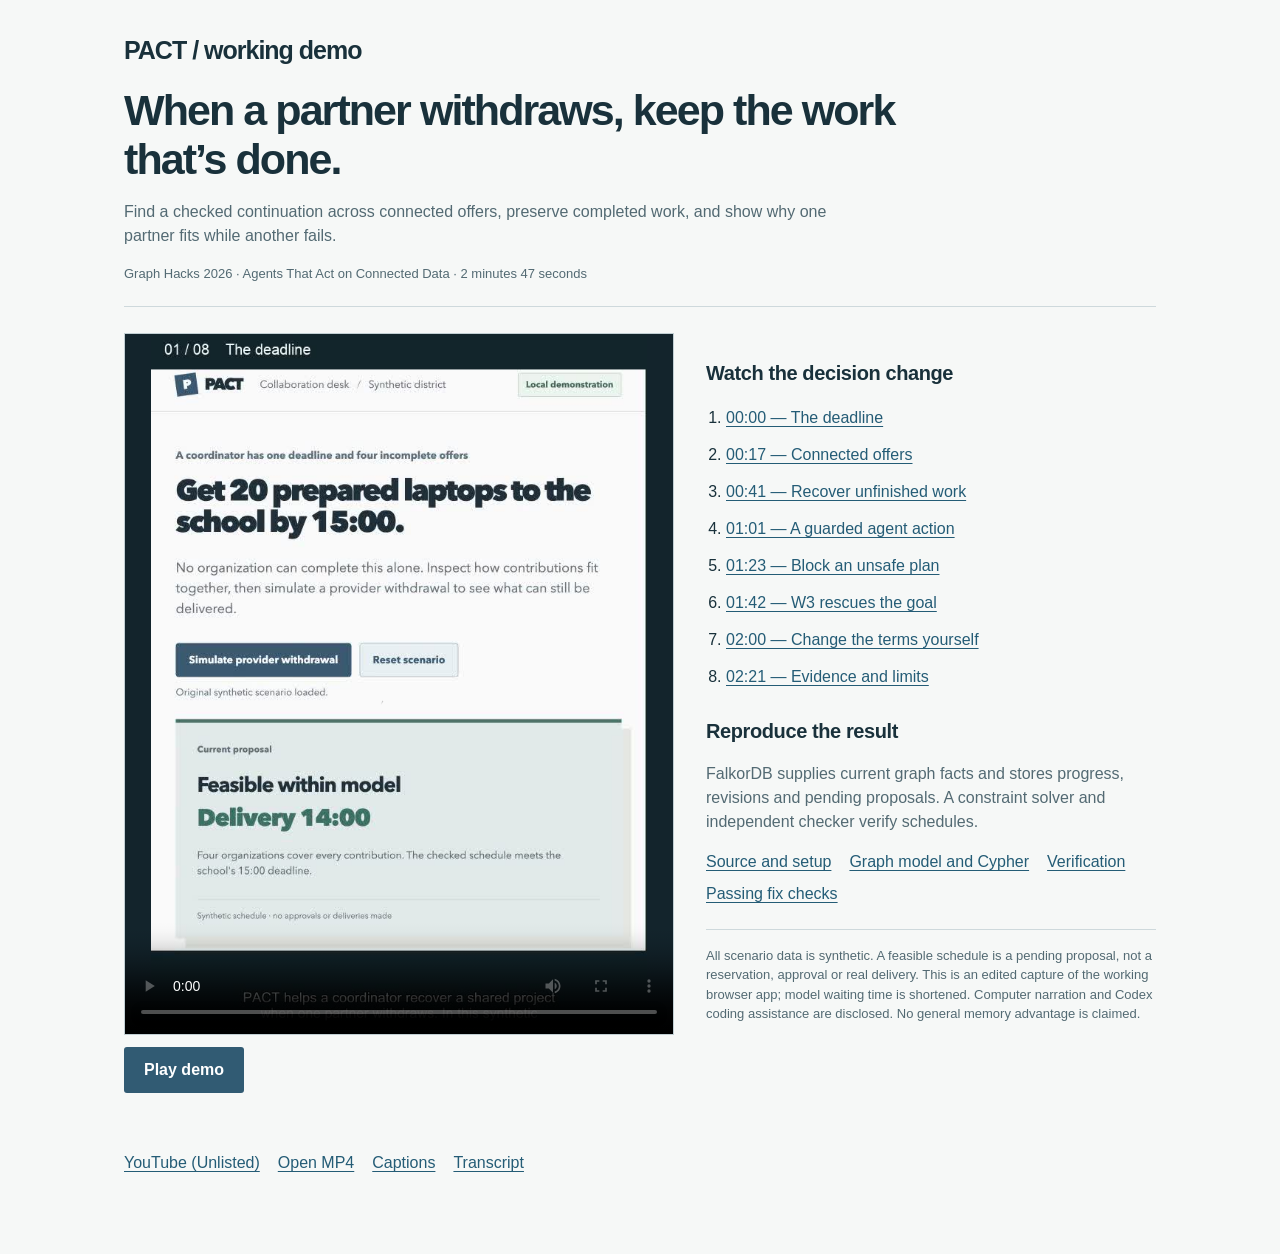
<file: docs/index.html>
<!doctype html>
<html lang="en">
<head>
  <meta charset="utf-8">
  <meta name="viewport" content="width=device-width, initial-scale=1">
  <meta name="description" content="Watch PACT recover a shared laptop project from a provider withdrawal using live FalkorDB facts and checked pending proposals.">
  <title>PACT — working browser demo</title>
  <style>
    :root{font-family:"Avenir Next",Avenir,"Segoe UI",sans-serif;color:#19313b;background:#f6f8f7;line-height:1.5}
    *{box-sizing:border-box}body{margin:0}main{max-width:1080px;margin:auto;padding:32px 24px 56px}
    header{border-bottom:1px solid #ced9dc;padding-bottom:22px;margin-bottom:26px}.brand{font-weight:800;letter-spacing:-.04em;font-size:25px}
    h1{font-size:clamp(29px,4vw,43px);line-height:1.15;letter-spacing:-.045em;max-width:810px;margin:16px 0}
    h2{font-size:20px;letter-spacing:-.02em;margin:25px 0 8px}p{max-width:710px;color:#536a73}.meta{font-size:13px;color:#536a73}
    .layout{display:grid;grid-template-columns:minmax(0,1.1fr) minmax(250px,.9fr);gap:32px;align-items:start}
    video{display:block;width:100%;max-height:78vh;background:#13242c;border:1px solid #c1cfd3}
    button{font:inherit;cursor:pointer}button:focus-visible,a:focus-visible{outline:3px solid #be812f;outline-offset:3px}
    #play{padding:11px 20px;background:#315b73;color:white;border:0;border-radius:3px;margin:12px 0;font-weight:700;min-height:44px}
    a{color:#245c76;text-underline-offset:3px}.links{display:flex;flex-wrap:wrap;gap:8px 18px;margin:12px 0 23px}
    ol{padding-left:20px}li{margin:9px 0}.chapter{padding:2px 0;background:transparent;border:0;color:#245c76;text-align:left;text-decoration:underline;text-underline-offset:3px}
    #playback-status{font-size:13px;min-height:20px}.note{border-top:1px solid #ced9dc;padding-top:16px;font-size:13px}
    @media(max-width:720px){.layout{grid-template-columns:1fr;gap:16px}main{padding:24px 18px}video{max-height:82vh}}
  </style>
</head>
<body>
  <main>
    <header>
      <div class="brand">PACT / working demo</div>
      <h1>When a partner withdraws, keep the work that’s done.</h1>
      <p>Find a checked continuation across connected offers, preserve completed work, and show why one partner fits while another fails.</p>
      <div class="meta">Graph Hacks 2026 · Agents That Act on Connected Data · 2 minutes 47 seconds</div>
    </header>
    <div class="layout">
      <section aria-label="Demo video">
        <video id="demo" controls playsinline preload="metadata" poster="poster.jpg" aria-label="PACT live browser walkthrough with computer narration and visible captions">
          <source src="PACT-demo.mp4" type="video/mp4">
          Your browser cannot play this video. <a href="PACT-demo.mp4">Download the MP4</a>.
        </video>
        <button id="play" type="button">Play demo</button>
        <p id="playback-status" role="status" aria-live="polite"></p>
        <div class="links"><a href="https://www.youtube.com/shorts/gZWB60hv4WM">YouTube (Unlisted)</a><a href="PACT-demo.mp4">Open MP4</a><a href="captions.vtt" download>Captions</a><a href="https://github.com/divyanshAgarwal123/pact-graph-hacks/blob/main/docs/transcript.md">Transcript</a></div>
      </section>
      <section aria-labelledby="chapters-heading">
        <h2 id="chapters-heading">Watch the decision change</h2>
        <ol>
          <li><button class="chapter" data-time="0">00:00 — The deadline</button></li>
          <li><button class="chapter" data-time="17.23">00:17 — Connected offers</button></li>
          <li><button class="chapter" data-time="40.56">00:41 — Recover unfinished work</button></li>
          <li><button class="chapter" data-time="61.22">01:01 — A guarded agent action</button></li>
          <li><button class="chapter" data-time="82.80">01:23 — Block an unsafe plan</button></li>
          <li><button class="chapter" data-time="101.83">01:42 — W3 rescues the goal</button></li>
          <li><button class="chapter" data-time="119.95">02:00 — Change the terms yourself</button></li>
          <li><button class="chapter" data-time="140.65">02:21 — Evidence and limits</button></li>
        </ol>
        <h2>Reproduce the result</h2>
        <p>FalkorDB supplies current graph facts and stores progress, revisions and pending proposals. A constraint solver and independent checker verify schedules.</p>
        <div class="links"><a href="https://github.com/divyanshAgarwal123/pact-graph-hacks">Source and setup</a><a href="https://github.com/divyanshAgarwal123/pact-graph-hacks/blob/main/CYPHER.md">Graph model and Cypher</a><a href="https://github.com/divyanshAgarwal123/pact-graph-hacks/blob/main/VERIFICATION.md">Verification</a><a href="https://github.com/divyanshAgarwal123/pact-graph-hacks/actions/runs/39029201162">Passing fix checks</a></div>
        <p class="note">All scenario data is synthetic. A feasible schedule is a pending proposal, not a reservation, approval or real delivery. This is an edited capture of the working browser app; model waiting time is shortened. Computer narration and Codex coding assistance are disclosed. No general memory advantage is claimed.</p>
      </section>
    </div>
  </main>
  <script>
    const video=document.getElementById('demo'),play=document.getElementById('play'),status=document.getElementById('playback-status');
    async function start(){try{await video.play();status.textContent='';}catch(error){status.textContent='Playback could not start. Use Open MP4 to try the video directly.';}}
    play.addEventListener('click',()=>video.paused?start():video.pause());
    video.addEventListener('play',()=>{play.textContent='Pause demo';});
    video.addEventListener('pause',()=>{play.textContent='Play demo';});
    video.addEventListener('error',()=>{status.textContent='The video could not load. Use Open MP4 or try again shortly.';});
    for(const button of document.querySelectorAll('[data-time]'))button.addEventListener('click',()=>{video.currentTime=Number(button.dataset.time);start();});
  </script>
</body>
</html>
</file>
